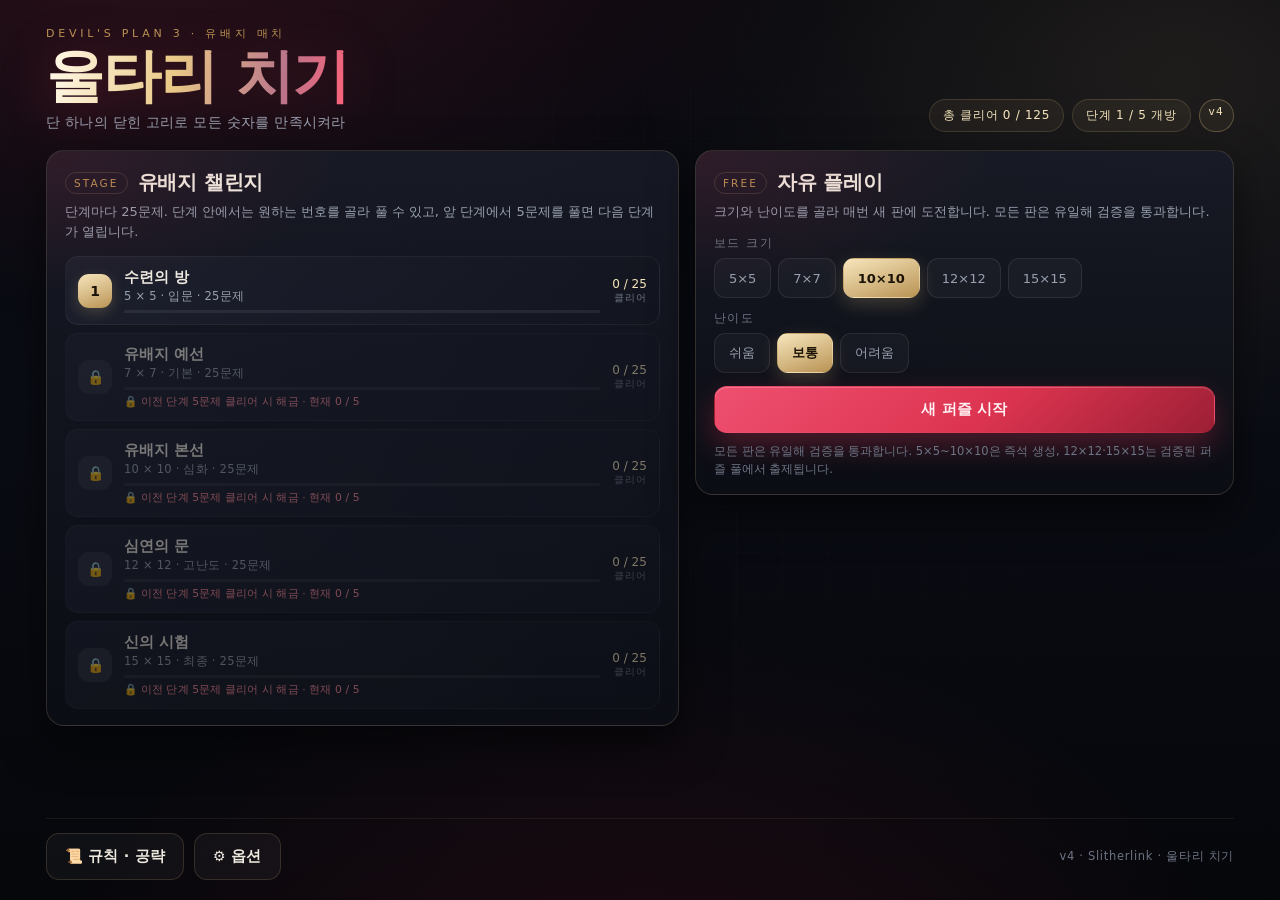
<file: index.html>
<!doctype html>
<html lang="ko">
<head>
<meta charset="utf-8">
<meta name="viewport" content="width=device-width, initial-scale=1, viewport-fit=cover, maximum-scale=1, user-scalable=no">
<meta name="theme-color" content="#07080e">
<meta name="description" content="데블스 플랜 3 유배지 매치 — 울타리 치기(슬리더링크). 단 하나의 닫힌 고리로 모든 숫자를 만족시키는 퍼즐.">
<title>울타리 치기 · DEVIL'S FENCE</title>
<link rel="icon" href="data:image/svg+xml,%3Csvg xmlns='http://www.w3.org/2000/svg' viewBox='0 0 32 32'%3E%3Crect width='32' height='32' rx='7' fill='%23090a10'/%3E%3Cpath d='M8 22V10h5v12M15 22V10h5v12' stroke='%23e9c987' stroke-width='2.4' fill='none' stroke-linecap='round'/%3E%3Cpath d='M5 12h22M5 20h22' stroke='%23dc3450' stroke-width='2.4' stroke-linecap='round'/%3E%3C/svg%3E">
<link rel="stylesheet" href="css/style.css?v=4">
</head>
<body>
<div class="bg-grid" aria-hidden="true"></div>

<div id="app">

  <!-- ===== HOME ===== -->
  <section id="screen-home" class="screen">
    <header class="home-head">
      <div class="brand">
        <span class="brand-kicker">Devil's Plan 3 · 유배지 매치</span>
        <h1>울타리 치기</h1>
        <p class="brand-sub">단 하나의 닫힌 고리로 모든 숫자를 만족시켜라</p>
      </div>
      <div class="home-badges">
        <span class="badge" id="homeProgress">총 클리어 0 / 125</span>
        <span class="badge" id="homeTotal">기록 없음</span>
        <span class="badge ver" id="appVer" title="현재 버전">v4</span>
      </div>
    </header>

    <div class="home-grid">
      <article class="panel">
        <div class="panel-top"><span class="tag">Stage</span><h2>유배지 챌린지</h2></div>
        <p class="panel-desc">단계마다 25문제. 단계 안에서는 원하는 번호를 골라 풀 수 있고, 앞 단계에서 5문제를 풀면 다음 단계가 열립니다.</p>
        <div class="stage-list" id="stageList"></div>
      </article>

      <article class="panel">
        <div class="panel-top"><span class="tag">Free</span><h2>자유 플레이</h2></div>
        <p class="panel-desc">크기와 난이도를 골라 매번 새 판에 도전합니다. 모든 판은 유일해 검증을 통과합니다.</p>
        <div class="field">
          <label>보드 크기</label>
          <div class="chips" id="sizeChips"></div>
        </div>
        <div class="field">
          <label>난이도</label>
          <div class="chips" id="diffChips"></div>
        </div>
        <button class="btn primary wide" id="btnFreeStart">새 퍼즐 시작</button>
        <p class="hint-line" id="freeNote">5×5 ~ 10×10은 즉석 생성, 12×12 · 15×15는 검증된 퍼즐 풀에서 출제됩니다.</p>
      </article>
    </div>

    <footer class="home-foot">
      <button class="btn ghost" id="btnGuideHome">📜 규칙 · 공략</button>
      <button class="btn ghost" id="btnOptionsHome">⚙️ 옵션</button>
      <span class="foot-note">v4 · Slitherlink · 울타리 치기</span>
    </footer>
  </section>

  <!-- ===== PROBLEM SELECT ===== -->
  <section id="screen-select" class="screen hidden">
    <header class="select-head">
      <button class="icon-btn" id="btnSelectBack" title="홈으로" aria-label="홈으로">←</button>
      <div class="select-title">
        <span class="brand-kicker" id="selectKicker">Stage 1</span>
        <h2 id="selectName">수련의 방</h2>
        <p class="select-sub" id="selectSub">5 × 5 · 입문 · 25문제</p>
      </div>
      <div class="select-progress">
        <b id="selectCleared">0 / 25</b>
        <small>클리어</small>
      </div>
    </header>
    <div class="select-bar">
      <div class="prog-track"><i id="selectBar"></i></div>
      <p class="select-note" id="selectNote">1번부터 25번까지 모두 열려 있습니다. 하고 싶은 번호를 골라 푸세요.</p>
    </div>
    <div class="problem-grid" id="problemGrid"></div>
    <footer class="select-foot">
      <button class="btn ghost" id="btnSelectHome">← 홈</button>
      <button class="btn gold" id="btnSelectNext">다음 도전 문제 →</button>
    </footer>
  </section>

  <!-- ===== GAME ===== -->
  <section id="screen-game" class="screen hidden">
    <header id="hud">
      <button class="icon-btn" id="btnBack" title="나가기" aria-label="나가기">←</button>
      <div class="hud-title">
        <span id="hudMode">유배지 예선</span>
        <span class="hud-meta"><small id="hudSub">7 × 7</small><i id="hudVer" title="현재 버전">v4</i></span>
      </div>
      <div class="hud-timer">
        <span id="timer">00:00</span>
        <small>진행 시간</small>
      </div>
      <div class="hud-stats">
        <span class="stat" id="statLeftWrap"><b id="statLeft">0</b>남은 칸</span>
        <span class="stat" id="statErrWrap"><b id="statErr">0</b>오류</span>
        <span class="stat" id="statLineWrap"><b id="statLine">0</b>선</span>
      </div>
      <div class="hud-actions">
        <button class="icon-btn" id="btnGuide" title="규칙 · 공략" aria-label="규칙과 공략">?</button>
        <button class="icon-btn" id="btnOptions" title="옵션" aria-label="옵션">⚙️</button>
      </div>
    </header>

    <main id="boardArea">
      <div id="boardFrame">
        <svg id="board" xmlns="http://www.w3.org/2000/svg" role="img" aria-label="울타리 치기 보드"></svg>
      </div>
      <div id="hintPanel" class="hidden">
        <div class="hint-title"><span>💡</span><span id="hintTitle">힌트</span></div>
        <div class="hint-body" id="hintBody"></div>
        <div class="hint-actions">
          <button class="btn ghost" id="hintClose">닫기</button>
          <button class="btn gold" id="hintApply">적용</button>
        </div>
      </div>
    </main>

    <footer id="toolbar">
      <div class="modes" id="modeGroup">
        <button class="mode active" data-mode="cycle">자동</button>
        <button class="mode" data-mode="line">선</button>
        <button class="mode" data-mode="cross">X</button>
        <button class="mode" data-mode="erase">지우개</button>
      </div>
      <div class="actions">
        <button class="tool" id="btnUndo" title="되돌리기 (Ctrl+Z)">↶ <span>되돌리기</span></button>
        <button class="tool" id="btnRedo" title="다시 실행 (Ctrl+Shift+Z)">↷ <span>다시</span></button>
        <button class="tool accent" id="btnHint" title="논리 힌트 (H)">💡 <span>힌트</span></button>
        <button class="tool" id="btnMark" title="가정법 체크포인트 저장">📌 <span>분기</span></button>
        <button class="tool" id="btnRestore" title="분기 시점으로 복원">↩️ <span>복원</span></button>
        <button class="tool" id="btnReset" title="판 초기화">⟳ <span>초기화</span></button>
      </div>
    </footer>
  </section>
</div>

<div id="modalRoot"></div>
<div id="toast"></div>
<div id="genOverlay">
  <div class="gen-card">
    <div class="gen-ring"></div>
    <p id="genText">퍼즐 생성 중…</p>
    <small>유일해 검증을 통과한 판만 출제됩니다</small>
  </div>
</div>

<script src="js/solver.js?v=4"></script>
<script src="js/generator.js?v=4"></script>
<script src="js/presets.js?v=4"></script>
<script src="js/app.js?v=4"></script>
</body>
</html>
</file>
<file: css/style.css>
/* ============================================================
   울타리 치기 · DEVIL'S FENCE
   Dark obsidian / crimson / gold game UI
   ============================================================ */

:root {
  --ink: #06070c;
  --ink-2: #0a0c14;
  --ink-3: #10131d;
  --panel: rgba(18, 21, 31, .86);
  --panel-2: rgba(25, 29, 41, .9);
  --line: rgba(233, 201, 135, .16);
  --line-soft: rgba(233, 201, 135, .08);
  --gold: #e9c987;
  --gold-2: #f7e6bd;
  --gold-3: #b99354;
  --crimson: #dc3450;
  --crimson-2: #ff6178;
  --text: #eee9df;
  --muted: #98a0af;
  --muted-2: #6d7484;
  --ok: #7fd6a6;
  --bad: #ff5d6c;
  --shadow: 0 18px 44px rgba(0, 0, 0, .55);
  --radius: 18px;
  --font: "Pretendard", "Apple SD Gothic Neo", "Malgun Gothic", "Segoe UI", system-ui, -apple-system, sans-serif;
}

* { box-sizing: border-box; -webkit-tap-highlight-color: transparent; }

html, body {
  margin: 0; padding: 0; height: 100%;
  background: var(--ink);
  color: var(--text);
  font-family: var(--font);
  overflow: hidden;
  overscroll-behavior: none;
}

body {
  background:
    radial-gradient(1100px 640px at 12% -10%, rgba(220, 52, 80, .18), transparent 62%),
    radial-gradient(900px 620px at 92% 8%, rgba(233, 201, 135, .10), transparent 60%),
    radial-gradient(1000px 700px at 50% 118%, rgba(124, 24, 44, .22), transparent 62%),
    linear-gradient(180deg, #07080e 0%, #0a0c14 45%, #06070b 100%);
}

.bg-grid {
  position: fixed; inset: 0; pointer-events: none; opacity: .35; z-index: 0;
  background-image:
    linear-gradient(rgba(233, 201, 135, .05) 1px, transparent 1px),
    linear-gradient(90deg, rgba(233, 201, 135, .05) 1px, transparent 1px);
  background-size: 46px 46px;
  mask-image: radial-gradient(circle at 50% 40%, #000 25%, transparent 78%);
  -webkit-mask-image: radial-gradient(circle at 50% 40%, #000 25%, transparent 78%);
}

#app { position: relative; z-index: 1; height: 100dvh; display: flex; flex-direction: column; }

.screen { flex: 1 1 auto; min-height: 0; display: flex; flex-direction: column; }
.screen.hidden { display: none; }

/* ---------------- home ---------------- */
#screen-home { overflow-y: auto; padding: 22px clamp(16px, 4vw, 46px) 20px; position: relative; }

#screen-home .home-grid { flex: 1 1 auto; align-content: start; }
#screen-home .home-foot { flex: 0 0 auto; }

.home-head {
  display: flex; align-items: flex-end; justify-content: space-between;
  gap: 18px; flex-wrap: wrap; margin-bottom: 18px;
}
.brand-kicker {
  display: inline-block; font-size: 11px; letter-spacing: .34em; text-transform: uppercase;
  color: var(--gold-3); margin-bottom: 6px;
}
.brand h1 {
  margin: 0; font-size: clamp(34px, 6.2vw, 58px); line-height: 1.02; letter-spacing: -.02em; font-weight: 800;
  background: linear-gradient(100deg, #fff6e2 4%, var(--gold) 42%, #b9748a 78%, var(--crimson-2) 100%);
  -webkit-background-clip: text; background-clip: text; color: transparent;
  filter: drop-shadow(0 6px 26px rgba(220, 52, 80, .28));
}
.brand-sub { margin: 8px 0 0; color: var(--muted); font-size: 14px; letter-spacing: .02em; }
.home-badges { display: flex; gap: 8px; flex-wrap: wrap; }

.badge {
  font-size: 12px; letter-spacing: .06em; color: var(--gold-2);
  border: 1px solid var(--line); border-radius: 999px; padding: 7px 13px;
  background: rgba(233, 201, 135, .06);
  white-space: nowrap;
}
.badge.ver {
  font-size: 10.5px; letter-spacing: .12em; color: var(--gold-2);
  padding: 5px 9px; border-color: rgba(233, 201, 135, .3);
}

.home-grid {
  display: grid; grid-template-columns: 1.08fr .92fr; gap: 16px; align-items: start;
}

.panel {
  position: relative; border-radius: var(--radius);
  border: 1px solid var(--line);
  background: linear-gradient(180deg, rgba(24, 27, 38, .92), rgba(12, 14, 21, .92));
  box-shadow: var(--shadow);
  padding: 18px 18px 16px;
  overflow: hidden;
}
.panel::before {
  content: ""; position: absolute; inset: 0; pointer-events: none;
  background: radial-gradient(420px 200px at 0% 0%, rgba(220, 52, 80, .13), transparent 70%);
}
.panel-top { display: flex; align-items: center; gap: 10px; margin-bottom: 6px; }
.panel h2 { margin: 0; font-size: 20px; font-weight: 700; letter-spacing: -.01em; }
.tag {
  font-size: 10.5px; letter-spacing: .2em; text-transform: uppercase; color: var(--gold-3);
  border: 1px solid var(--line); padding: 4px 8px; border-radius: 999px;
}
.panel-desc { margin: 4px 0 14px; color: var(--muted); font-size: 13px; line-height: 1.55; }

.stage-list { display: flex; flex-direction: column; gap: 8px; }
.stage {
  display: grid; grid-template-columns: 34px 1fr auto; align-items: center; gap: 12px;
  padding: 11px 12px; border-radius: 13px; cursor: pointer;
  border: 1px solid rgba(255, 255, 255, .05);
  background: linear-gradient(100deg, rgba(36, 40, 55, .55), rgba(19, 22, 32, .55));
  transition: transform .12s ease, border-color .15s ease, background .15s ease;
}
.stage:hover { border-color: rgba(233, 201, 135, .35); transform: translateY(-1px); }
.stage.locked { opacity: .48; cursor: not-allowed; }
.stage.locked:hover { transform: none; border-color: rgba(255,255,255,.05); }
.stage.cleared { border-color: rgba(233, 201, 135, .3); }
.stage-num {
  width: 34px; height: 34px; border-radius: 11px; display: grid; place-items: center;
  font-weight: 800; font-size: 14px; color: #1a1206;
  background: linear-gradient(160deg, var(--gold-2), var(--gold-3));
  box-shadow: 0 4px 14px rgba(233, 201, 135, .22);
}
.stage.locked .stage-num { background: #2a2e3c; color: var(--muted-2); box-shadow: none; }
.stage-name { font-size: 14.5px; font-weight: 650; }
.stage-meta { font-size: 11.5px; color: var(--muted); margin-top: 2px; letter-spacing: .02em; }
.stage-best { font-size: 12px; color: var(--gold-2); font-variant-numeric: tabular-nums; text-align: right; }
.stage-best small { display: block; color: var(--muted-2); font-size: 10px; letter-spacing: .08em; }

.field { margin-bottom: 13px; }
.field > label { display: block; font-size: 11.5px; letter-spacing: .14em; text-transform: uppercase; color: var(--muted-2); margin-bottom: 7px; }
.chips { display: flex; flex-wrap: wrap; gap: 7px; }
.chip {
  border: 1px solid rgba(255, 255, 255, .08); background: rgba(255, 255, 255, .03);
  color: var(--muted); border-radius: 11px; padding: 9px 14px; font-size: 13px; cursor: pointer;
  font-family: inherit; transition: all .14s ease; min-height: 40px;
  font-variant-numeric: tabular-nums;
}
.chip:hover { border-color: rgba(233, 201, 135, .3); color: var(--text); }
.chip.active {
  color: #1b1305; border-color: transparent; font-weight: 700;
  background: linear-gradient(160deg, var(--gold-2), var(--gold-3));
  box-shadow: 0 6px 18px rgba(233, 201, 135, .22);
}

.btn {
  font-family: inherit; font-size: 14.5px; font-weight: 650; letter-spacing: .01em;
  border-radius: 13px; padding: 13px 18px; cursor: pointer; border: 1px solid transparent;
  transition: transform .12s ease, box-shadow .18s ease, background .18s ease, border-color .18s;
  min-height: 46px; color: var(--text); background: rgba(255, 255, 255, .05);
}
.btn:active { transform: translateY(1px) scale(.995); }
.btn.primary {
  background: linear-gradient(140deg, #ef5070, var(--crimson) 55%, #9c1f34);
  box-shadow: 0 12px 30px rgba(220, 52, 80, .32), inset 0 1px 0 rgba(255, 255, 255, .22);
  color: #fff2f5;
}
.btn.primary:hover { box-shadow: 0 16px 38px rgba(220, 52, 80, .42); }
.btn.gold {
  background: linear-gradient(140deg, var(--gold-2), var(--gold-3));
  color: #1b1305; box-shadow: 0 12px 30px rgba(233, 201, 135, .22);
}
.btn.ghost { background: rgba(255, 255, 255, .04); border-color: var(--line); color: var(--text); }
.btn.ghost:hover { background: rgba(233, 201, 135, .1); }
.btn.wide { width: 100%; }
.hint-line { margin: 10px 0 0; font-size: 11.5px; color: var(--muted-2); line-height: 1.5; }

.home-foot {
  display: flex; align-items: center; gap: 10px; flex-wrap: wrap;
  margin-top: 16px; padding-top: 14px; border-top: 1px solid var(--line-soft);
}
.foot-note { margin-left: auto; font-size: 11.5px; color: var(--muted-2); letter-spacing: .06em; }

/* ---------------- game ---------------- */
#screen-game { padding: 0; }

#hud {
  display: grid;
  grid-template-columns: auto minmax(0, 1fr) auto auto auto;
  align-items: center; gap: 12px;
  padding: 10px clamp(10px, 2.4vw, 22px) 8px;
  border-bottom: 1px solid var(--line-soft);
  background: linear-gradient(180deg, rgba(10, 12, 19, .92), rgba(10, 12, 19, .58));
  backdrop-filter: blur(8px);
  flex: 0 0 auto;
}
.hud-title { min-width: 0; display: flex; flex-direction: column; gap: 1px; }
#hudMode {
  font-size: 14px; font-weight: 700; letter-spacing: .01em; white-space: nowrap;
  overflow: hidden; text-overflow: ellipsis;
}
.hud-meta { display: flex; align-items: center; gap: 6px; min-width: 0; }
#hudSub { font-size: 11px; color: var(--muted-2); letter-spacing: .14em; text-transform: uppercase; }
#hudVer {
  font-style: normal; font-size: 9px; letter-spacing: .08em; line-height: 1.5;
  color: var(--gold-3); border: 1px solid rgba(233, 201, 135, .3);
  border-radius: 999px; padding: 0 5px; flex: 0 0 auto;
}
.hud-timer {
  display: flex; flex-direction: column; align-items: flex-end; padding-right: 2px;
}
#timer {
  font-size: 22px; font-weight: 750; font-variant-numeric: tabular-nums; letter-spacing: .02em;
  color: var(--gold-2); text-shadow: 0 0 22px rgba(233, 201, 135, .28);
}
.hud-timer small { font-size: 9.5px; color: var(--muted-2); letter-spacing: .14em; }
.hud-stats { display: flex; gap: 6px; }
.stat {
  font-size: 10.5px; color: var(--muted); letter-spacing: .04em;
  border: 1px solid rgba(255, 255, 255, .07); border-radius: 9px; padding: 5px 9px;
  background: rgba(255, 255, 255, .03); white-space: nowrap;
}
.stat b { color: var(--text); font-size: 14px; margin-right: 3px; font-variant-numeric: tabular-nums; }
.stat.warn { border-color: rgba(255, 93, 108, .45); color: #ffb3bb; }
.stat.warn b { color: var(--bad); }
.hud-actions { display: flex; gap: 6px; }

.icon-btn {
  width: 38px; height: 38px; border-radius: 11px; display: grid; place-items: center;
  border: 1px solid rgba(255, 255, 255, .08); background: rgba(255, 255, 255, .04);
  color: var(--text); cursor: pointer; font-size: 15px; font-family: inherit;
  transition: background .15s, border-color .15s;
}
.icon-btn:hover { background: rgba(233, 201, 135, .12); border-color: var(--line); }

#boardArea {
  position: relative; flex: 1 1 auto; min-height: 0;
  display: flex; align-items: center; justify-content: center;
  padding: 8px clamp(6px, 1.6vw, 18px);
  overflow: hidden;
}
#boardFrame { position: relative; }
#board { display: block; width: 100%; height: 100%; touch-action: none; user-select: none; overflow: visible; }

/* board svg pieces */
.bdot { fill: rgba(233, 201, 135, .34); }
.cell .cplate { fill: rgba(255, 255, 255, .03); stroke: rgba(255, 255, 255, .045); stroke-width: .012; }
.cell .num {
  font-family: var(--font); font-weight: 750; font-size: .40px; text-anchor: middle; dominant-baseline: central;
  fill: #cfc6b6; letter-spacing: 0;
}
.cell.done .num { fill: var(--gold-2); }
.cell.done .cplate { fill: rgba(233, 201, 135, .10); stroke: rgba(233, 201, 135, .30); }
.cell.over .num { fill: #ff8c99; }
.cell.over .cplate { fill: rgba(220, 52, 80, .14); stroke: rgba(255, 93, 108, .5); }
.cell.zero .num { fill: rgba(207, 198, 182, .55); }

.edge .e-on { stroke: url(#loopGrad); stroke-width: .115; stroke-linecap: round; fill: none; opacity: 0; }
.edge .e-core { stroke: #ffe0ae; stroke-width: .028; stroke-linecap: round; fill: none; opacity: 0; }
.edge .e-x { stroke: #7b8496; stroke-width: .045; stroke-linecap: round; opacity: 0; }
.edge .e-x2 { stroke: #7b8496; stroke-width: .045; stroke-linecap: round; opacity: 0; }

.edge[data-s="1"] .e-on { opacity: 1; }
.edge[data-s="1"] .e-core { opacity: .55; }
.edge[data-s="2"] .e-x, .edge[data-s="2"] .e-x2 { opacity: .75; }

.edge[data-hl="on"] .e-on { opacity: 1; }
.edge[data-hl="off"] .e-x, .edge[data-hl="off"] .e-x2 { opacity: .55; }

#hoverLine { stroke: rgba(233, 201, 135, .5); stroke-width: .14; stroke-linecap: round; opacity: 0; pointer-events: none; }
#hoverLine.show { opacity: .55; }

#hintLine {
  stroke: var(--gold-2); stroke-width: .16; stroke-linecap: round; opacity: 0;
  filter: drop-shadow(0 0 6px rgba(247, 230, 189, .7));
}
#hintLine.show { animation: hintPulse 1.1s ease-in-out infinite; opacity: 1; }
.wrongLine {
  stroke: #ff5d6c; stroke-width: .15; stroke-linecap: round; fill: none;
  filter: drop-shadow(0 0 6px rgba(255, 93, 108, .65));
  animation: hintPulse 1.1s ease-in-out infinite;
}
@keyframes hintPulse { 0%,100% { opacity: .35; } 50% { opacity: 1; } }

.cellRing { fill: none; stroke: var(--gold-2); stroke-width: .05; opacity: 0; }
.cellRing.show { animation: hintPulse 1.1s ease-in-out infinite; opacity: .95; }

.vertWarn { fill: none; stroke: var(--bad); stroke-width: .07; opacity: 0; }
.vertWarn.show { opacity: .95; }
.vertOpen { fill: rgba(233, 201, 135, .18); stroke: rgba(233, 201, 135, .85); stroke-width: .06; opacity: 0; }
.vertOpen.show { opacity: 1; animation: openPulse 1.5s ease-in-out infinite; }
@keyframes openPulse { 0%, 100% { opacity: .45; } 50% { opacity: 1; } }

.insidePlate { fill: rgba(233, 201, 135, .075); opacity: 0; transition: opacity .5s ease; }
svg.cleared .insidePlate { opacity: 1; }
svg.cleared .edge[data-s="1"] .e-on { stroke: url(#winGrad); }
svg.cleared .edge[data-s="1"] .e-core { stroke: #fff6e0; }
svg.cleared { animation: winGlow 1.6s ease-in-out; }
@keyframes winGlow {
  0% { filter: brightness(1); }
  35% { filter: brightness(1.45) drop-shadow(0 0 14px rgba(255, 214, 150, .55)); }
  100% { filter: brightness(1); }
}

/* toolbar */
#toolbar {
  flex: 0 0 auto; display: flex; align-items: center; gap: 12px;
  padding: 8px clamp(10px, 2.4vw, 22px) calc(8px + env(safe-area-inset-bottom));
  border-top: 1px solid var(--line-soft);
  background: linear-gradient(0deg, rgba(10, 12, 19, .95), rgba(10, 12, 19, .62));
  backdrop-filter: blur(8px);
}
.modes { display: flex; gap: 5px; padding: 4px; border-radius: 13px; background: rgba(255, 255, 255, .04); border: 1px solid rgba(255,255,255,.05); }
.mode {
  font-family: inherit; font-size: 13px; font-weight: 600; color: var(--muted);
  background: transparent; border: 0; border-radius: 9px; padding: 9px 13px; cursor: pointer;
  min-height: 38px; transition: all .14s ease; white-space: nowrap;
}
.mode:hover { color: var(--text); }
.mode.active {
  color: #1b1305; background: linear-gradient(160deg, var(--gold-2), var(--gold-3));
  box-shadow: 0 4px 14px rgba(233, 201, 135, .22);
}
.actions { display: flex; gap: 6px; margin-left: auto; }
.tool {
  font-family: inherit; font-size: 12.5px; color: var(--muted);
  background: rgba(255, 255, 255, .04); border: 1px solid rgba(255, 255, 255, .07);
  border-radius: 11px; padding: 8px 11px; cursor: pointer; min-height: 40px;
  display: inline-flex; align-items: center; gap: 5px; transition: all .14s ease; white-space: nowrap;
}
.tool:hover { color: var(--text); border-color: var(--line); background: rgba(233, 201, 135, .09); }
.tool:disabled { opacity: .35; cursor: default; }
.tool.accent { color: var(--gold-2); border-color: rgba(233, 201, 135, .3); background: rgba(233, 201, 135, .08); }

/* hint panel */
#hintPanel {
  position: absolute; left: 50%; transform: translateX(-50%);
  bottom: 10px; width: min(620px, calc(100% - 20px));
  border-radius: 16px; border: 1px solid rgba(233, 201, 135, .34);
  background: linear-gradient(180deg, #1d2130, #10131d);
  backdrop-filter: blur(12px);
  box-shadow: 0 20px 50px rgba(0, 0, 0, .6);
  padding: 13px 14px; z-index: 6;
  animation: popIn .18s ease;
}
#hintPanel.hidden { display: none; }
@media (min-width: 1100px) {
  #hintPanel {
    left: auto; right: 22px; transform: none; bottom: 22px;
    width: min(300px, 26vw);
  }
  @keyframes popIn { from { opacity: 0; transform: translateY(8px); } to { opacity: 1; transform: translateY(0); } }
}
.hint-title { display: flex; align-items: center; gap: 7px; font-size: 14px; font-weight: 700; color: var(--gold-2); }
.hint-body { font-size: 12.8px; line-height: 1.6; color: #cfc9bd; margin: 6px 0 10px; }
.hint-actions { display: flex; gap: 7px; justify-content: flex-end; }
.hint-actions .btn { padding: 9px 14px; min-height: 38px; font-size: 13px; }

@keyframes popIn { from { opacity: 0; transform: translate(-50%, 8px); } to { opacity: 1; transform: translate(-50%, 0); } }

/* ---------------- modals ---------------- */
#modalRoot { position: fixed; inset: 0; z-index: 40; display: none; }
#modalRoot.open { display: block; }
.modal-veil {
  position: absolute; inset: 0; background: rgba(4, 5, 9, .72);
  backdrop-filter: blur(5px); animation: fadeIn .16s ease;
}
.modal {
  position: absolute; left: 50%; top: 50%; transform: translate(-50%, -50%);
  width: min(680px, calc(100vw - 24px)); max-height: min(86dvh, 900px);
  display: flex; flex-direction: column;
  border-radius: 20px; border: 1px solid var(--line);
  background: linear-gradient(180deg, rgba(24, 27, 38, .99), rgba(11, 13, 20, .99));
  box-shadow: 0 30px 80px rgba(0, 0, 0, .7);
  animation: modalIn .2s cubic-bezier(.2, .9, .3, 1.1);
  overflow: hidden;
}
@keyframes modalIn { from { opacity: 0; transform: translate(-50%, -46%) scale(.97); } to { opacity: 1; transform: translate(-50%, -50%) scale(1); } }
@keyframes fadeIn { from { opacity: 0; } to { opacity: 1; } }
.modal-head { display: flex; align-items: center; gap: 10px; padding: 16px 18px 12px; border-bottom: 1px solid var(--line-soft); }
.modal-head h3 { margin: 0; font-size: 17px; font-weight: 750; letter-spacing: -.01em; }
.modal-head .x { margin-left: auto; }
.modal-body { padding: 16px 18px; overflow-y: auto; -webkit-overflow-scrolling: touch; }
.modal-foot { padding: 12px 18px calc(14px + env(safe-area-inset-bottom)); display: flex; gap: 8px; justify-content: flex-end; flex-wrap: wrap; }

/* guide */
.rule-grid { display: grid; gap: 10px; }
.rule {
  display: grid; grid-template-columns: 116px minmax(0, 1fr); gap: 16px; align-items: center;
  padding: 11px; border-radius: 14px; border: 1px solid rgba(255, 255, 255, .05);
  background: rgba(255, 255, 255, .025);
}
.rule fig { margin: 0; width: 116px; }
.rule svg { display: block; width: 116px; height: 116px; border-radius: 10px; background: rgba(0, 0, 0, .35); }
.rule h4 { margin: 0 0 4px; font-size: 13.5px; color: var(--gold-2); font-weight: 700; }
.rule p { margin: 0; font-size: 12.4px; line-height: 1.62; color: #c2bdb2; }
.rule p b { color: #fff; font-weight: 700; }
.guide-section { margin: 16px 0 8px; font-size: 11.5px; letter-spacing: .2em; text-transform: uppercase; color: var(--gold-3); }
.guide-lead { margin: 0 0 12px; font-size: 12.8px; line-height: 1.65; color: var(--muted); }

/* options */
.opt-row { display: flex; align-items: center; gap: 12px; padding: 13px 2px; border-bottom: 1px solid rgba(255,255,255,.05); }
.opt-row:last-child { border-bottom: 0; }
.opt-text { flex: 1; min-width: 0; }
.opt-text b { display: block; font-size: 13.5px; font-weight: 650; }
.opt-text small { display: block; color: var(--muted-2); font-size: 11.5px; margin-top: 3px; line-height: 1.45; }
.switch { width: 50px; height: 29px; border-radius: 999px; border: 1px solid rgba(255,255,255,.1); background: rgba(255,255,255,.07); position: relative; cursor: pointer; flex: 0 0 auto; transition: background .16s; }
.switch::after { content: ""; position: absolute; top: 3px; left: 3px; width: 21px; height: 21px; border-radius: 50%; background: #6f7788; transition: transform .16s ease, background .16s; }
.switch.on { background: rgba(233, 201, 135, .25); border-color: rgba(233, 201, 135, .5); }
.switch.on::after { transform: translateX(21px); background: linear-gradient(160deg, var(--gold-2), var(--gold-3)); }

/* clear */
.clear-card { text-align: center; padding: 6px 4px 2px; }
.clear-kicker { font-size: 11px; letter-spacing: .3em; text-transform: uppercase; color: var(--gold-3); }
.clear-title {
  margin: 8px 0 4px; font-size: 30px; font-weight: 800; letter-spacing: -.02em;
  background: linear-gradient(100deg, #fff8e9, var(--gold), var(--crimson-2));
  -webkit-background-clip: text; background-clip: text; color: transparent;
}
.clear-stats { display: flex; justify-content: center; gap: 10px; margin: 16px 0 6px; flex-wrap: wrap; }
.clear-stat {
  min-width: 104px; padding: 11px 14px; border-radius: 14px; border: 1px solid var(--line);
  background: rgba(233, 201, 135, .05);
}
.clear-stat b { display: block; font-size: 21px; color: var(--gold-2); font-variant-numeric: tabular-nums; }
.clear-stat small { font-size: 10.5px; color: var(--muted-2); letter-spacing: .12em; }
.record-flag { display: inline-block; margin-top: 8px; font-size: 11.5px; letter-spacing: .1em; color: #1b1305; background: linear-gradient(160deg, var(--gold-2), var(--gold-3)); padding: 5px 11px; border-radius: 999px; font-weight: 700; }

/* toast */
#toast {
  position: fixed; left: 50%; bottom: 84px; transform: translateX(-50%) translateY(10px);
  background: rgba(22, 25, 36, .96); border: 1px solid var(--line); color: var(--text);
  padding: 10px 16px; border-radius: 12px; font-size: 13px; z-index: 60;
  opacity: 0; pointer-events: none; transition: opacity .2s, transform .2s; white-space: nowrap;
  box-shadow: var(--shadow);
}
#toast.show { opacity: 1; transform: translateX(-50%) translateY(0); }

/* generating overlay */
#genOverlay {
  position: fixed; inset: 0; z-index: 80; display: none; place-items: center;
  background: rgba(5, 6, 11, .82); backdrop-filter: blur(6px);
}
#genOverlay.show { display: grid; }
.gen-card { text-align: center; }
.gen-ring {
  width: 64px; height: 64px; margin: 0 auto 16px; border-radius: 50%;
  border: 2px solid rgba(233, 201, 135, .18); border-top-color: var(--gold-2);
  animation: spin 1s linear infinite;
}
@keyframes spin { to { transform: rotate(360deg); } }
.gen-card p { margin: 0; font-size: 14px; color: var(--gold-2); letter-spacing: .04em; }
.gen-card small { display: block; margin-top: 6px; color: var(--muted-2); font-size: 11.5px; }

.stage-main { min-width: 0; }
.stage-prog {
  height: 3px; border-radius: 999px; margin-top: 6px;
  background: rgba(255, 255, 255, .07); overflow: hidden;
}
.stage-prog i { display: block; height: 100%; border-radius: 999px; background: linear-gradient(90deg, var(--gold-3), var(--gold-2)); }
.stage-lock { font-size: 10.8px; color: #ff8a97; margin-top: 5px; letter-spacing: .01em; }
.stage.complete { border-color: rgba(233, 201, 135, .45); }
.stage.complete .stage-num { box-shadow: 0 0 0 1px rgba(233, 201, 135, .5), 0 4px 16px rgba(233, 201, 135, .3); }

/* ---------------- problem select ---------------- */
#screen-select {
  overflow-y: auto; padding: 18px clamp(16px, 4vw, 46px) 16px;
}
.select-head { display: flex; align-items: center; gap: 14px; margin-bottom: 14px; }
.select-title { flex: 1 1 auto; min-width: 0; }
.select-title h2 {
  margin: 0; font-size: clamp(21px, 3.2vw, 30px); font-weight: 800; letter-spacing: -.01em;
  background: linear-gradient(100deg, #fff6e2 4%, var(--gold) 55%, #d98a93 100%);
  -webkit-background-clip: text; background-clip: text; color: transparent;
}
.select-sub { margin: 5px 0 0; color: var(--muted); font-size: 12.5px; letter-spacing: .02em; }
.select-progress { text-align: right; white-space: nowrap; }
.select-progress b { font-size: 20px; color: var(--gold-2); font-variant-numeric: tabular-nums; letter-spacing: -.01em; }
.select-progress small { display: block; color: var(--muted-2); font-size: 10px; letter-spacing: .16em; margin-top: 2px; }
.prog-track { height: 5px; border-radius: 999px; background: rgba(255, 255, 255, .07); overflow: hidden; }
.prog-track i {
  display: block; height: 100%; width: 0; border-radius: 999px;
  background: linear-gradient(90deg, var(--crimson), var(--gold)); transition: width .25s ease;
}
.select-note { margin: 9px 0 16px; color: var(--muted); font-size: 12px; line-height: 1.55; }
.problem-grid {
  display: grid; grid-template-columns: repeat(5, minmax(0, 128px)); gap: 10px;
  justify-content: start; margin-bottom: 16px;
}
.prob {
  position: relative; display: flex; flex-direction: column; align-items: center; gap: 2px;
  padding: 13px 6px 9px; border-radius: 14px; cursor: pointer; font-family: inherit;
  border: 1px solid rgba(255, 255, 255, .06); color: var(--text);
  background: linear-gradient(160deg, rgba(30, 34, 47, .78), rgba(15, 18, 27, .8));
  transition: transform .12s ease, border-color .15s ease, background .15s ease;
}
.prob:hover { border-color: rgba(233, 201, 135, .42); transform: translateY(-1px); }
.prob:active { transform: translateY(0) scale(.985); }
.prob-no { font-size: 18px; font-weight: 800; letter-spacing: -.02em; }
.prob-time { font-size: 10.5px; color: var(--muted); font-variant-numeric: tabular-nums; }
.prob-stars { position: absolute; top: 6px; left: 8px; font-size: 8px; letter-spacing: .5px; color: rgba(233, 201, 135, .42); }
.prob.cleared {
  border-color: rgba(233, 201, 135, .42);
  background: linear-gradient(160deg, rgba(233, 201, 135, .16), rgba(26, 22, 15, .78));
}
.prob.cleared .prob-no { color: var(--gold-2); }
.prob.cleared .prob-time { color: var(--gold-3); }
.prob.pending { border-color: rgba(255, 97, 120, .45); background: linear-gradient(160deg, rgba(220, 52, 80, .16), rgba(20, 14, 18, .8)); }
.prob.pending .prob-time { color: var(--crimson-2); }
.prob-check {
  position: absolute; top: 5px; right: 6px; width: 15px; height: 15px; border-radius: 50%;
  display: grid; place-items: center; font-size: 9px; font-weight: 800;
  color: #23180a; background: linear-gradient(160deg, var(--gold-2), var(--gold-3));
}
.select-foot { display: flex; gap: 10px; align-items: center; justify-content: space-between; flex-wrap: wrap; padding-top: 2px; }

.clear-stage { margin-top: 12px; font-size: 12px; color: var(--gold-3); letter-spacing: .02em; }
.clear-unlock {
  margin-top: 9px; padding: 9px 11px; border-radius: 11px; font-size: 12.5px;
  color: var(--gold-2); background: rgba(233, 201, 135, .1); border: 1px solid rgba(233, 201, 135, .3);
}

@media (max-width: 700px) {
  #screen-select { padding: 12px 12px 12px; }
  .problem-grid { grid-template-columns: repeat(5, minmax(0, 1fr)); gap: 7px; }
  .prob { padding: 11px 4px 8px; border-radius: 12px; }
  .prob-no { font-size: 16px; }
  .prob-time { font-size: 9.5px; }
  .select-head { gap: 10px; }
  .select-progress b { font-size: 17px; }
  .select-foot .btn { flex: 1 1 auto; }
}

/* ---------------- responsive ---------------- */
@media (max-width: 900px) {
  .home-grid { grid-template-columns: 1fr; }
  #screen-home { padding: 16px 14px 14px; }
}

@media (max-width: 700px) {
  #hud {
    grid-template-columns: auto minmax(0, 1fr) auto;
    grid-template-areas:
      "back title timer"
      "stats stats actions";
    gap: 6px 10px; padding: 8px 10px 6px;
  }
  #btnBack { grid-area: back; }
  .hud-title { grid-area: title; }
  .hud-timer { grid-area: timer; }
  .hud-stats { grid-area: stats; }
  .hud-actions { grid-area: actions; }
  #timer { font-size: 19px; }
  #hudMode { font-size: 13px; }
  .stat { padding: 4px 8px; font-size: 10px; }
  .stat b { font-size: 12.5px; }
  .icon-btn { width: 34px; height: 34px; border-radius: 10px; font-size: 14px; }

  #toolbar { flex-wrap: wrap; gap: 7px; padding: 7px 8px calc(7px + env(safe-area-inset-bottom)); }
  .modes { flex: 1 1 100%; justify-content: space-between; }
  .mode { flex: 1 1 0; text-align: center; padding: 8px 6px; font-size: 12.5px; min-height: 36px; }
  .actions { flex: 1 1 100%; margin-left: 0; justify-content: space-between; gap: 4px; }
  .tool { flex: 1 1 0; justify-content: center; padding: 8px 4px; font-size: 11.5px; min-width: 0; }
  .tool span { font-size: 10.5px; }
  .rule { grid-template-columns: 84px minmax(0, 1fr); gap: 11px; }
  .rule fig, .rule svg { width: 84px; }
  .rule svg { height: 84px; }
  .modal-foot .btn { flex: 1 1 auto; }
}

@media (max-height: 560px) and (orientation: landscape) {
  #hud { padding: 6px 12px; }
  .hud-timer small, .hud-stats { display: none; }
  #toolbar { padding: 5px 10px; }
  .modes { flex: 0 0 auto; }
  .actions { flex: 0 0 auto; margin-left: auto; }
  .mode, .tool { min-height: 32px; padding: 5px 9px; }
}

@media (prefers-reduced-motion: reduce) {
  * { animation-duration: .01ms !important; animation-iteration-count: 1 !important; transition-duration: .01ms !important; }
}
</file>
